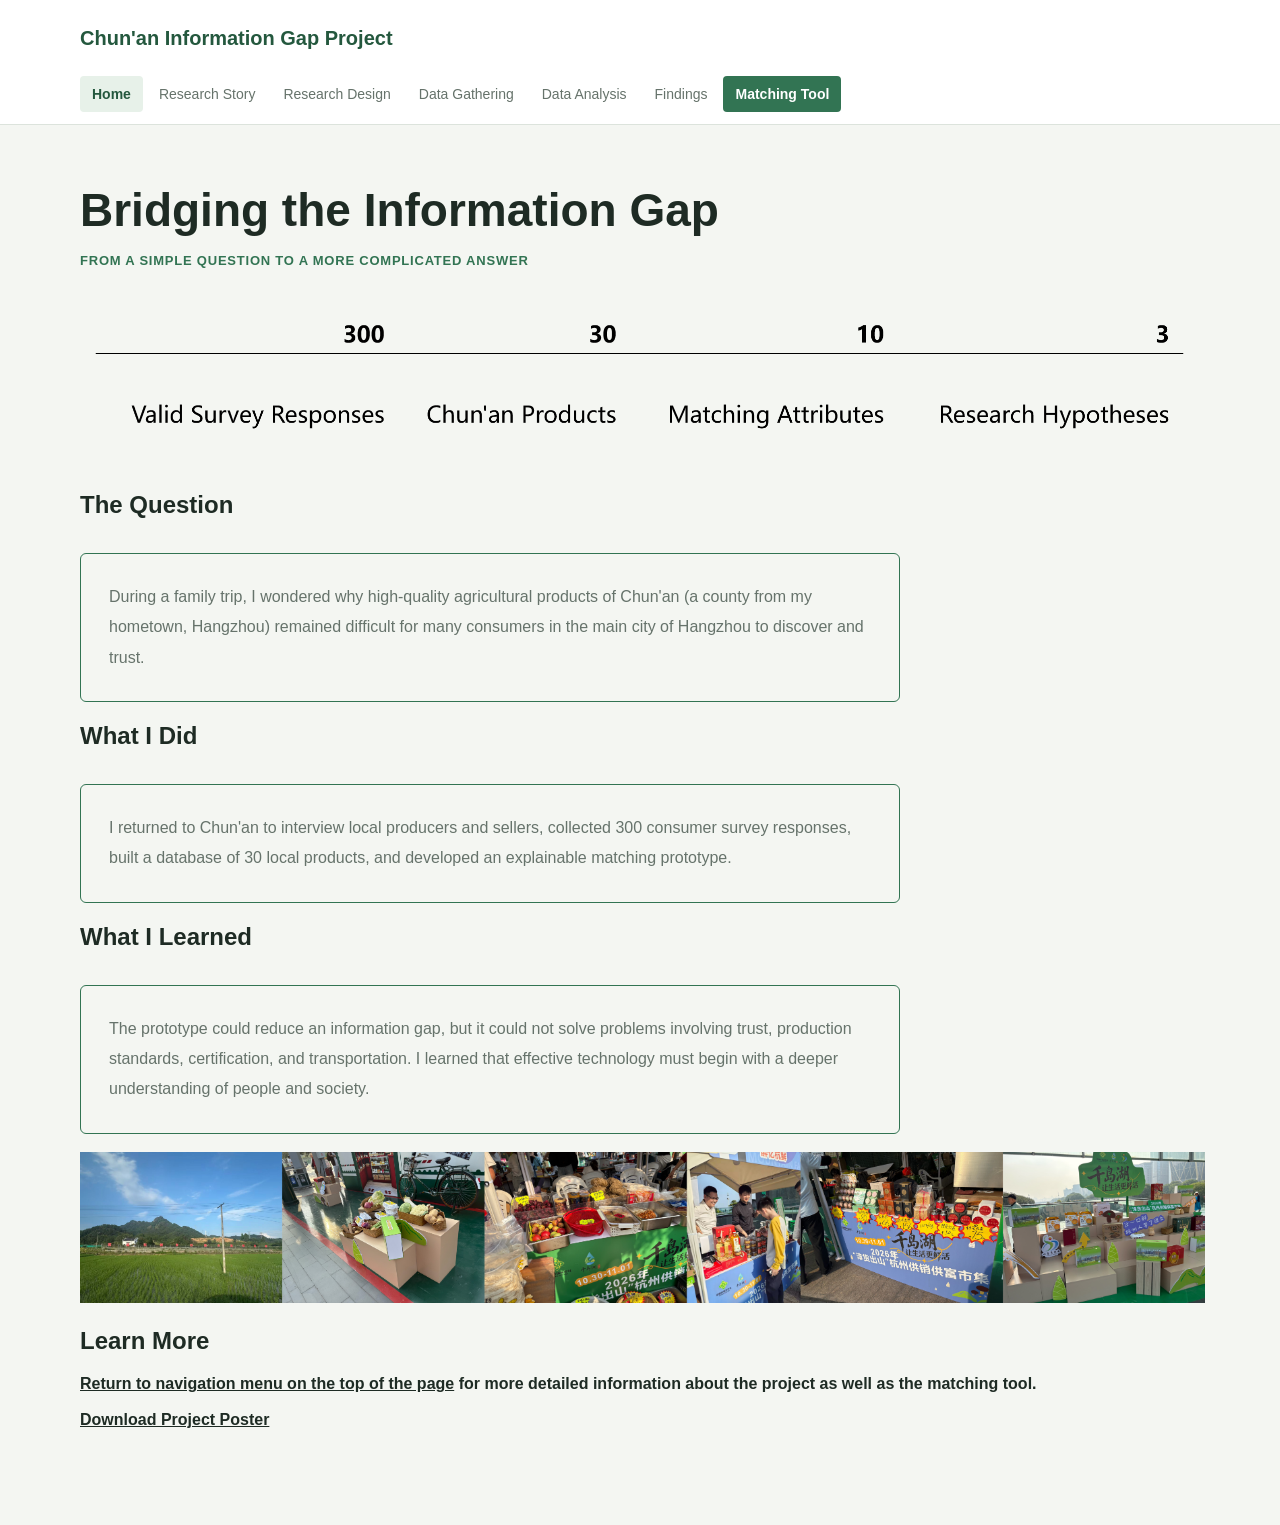
<file: index.html>
<!doctype html>
<html lang="en">
<head>
  <meta charset="utf-8">
  <meta name="viewport" content="width=device-width, initial-scale=1">
  <meta name="theme-color" content="#f4f6f2">
  <title>Chun'an Information Gap Project | Project Overview</title>
  <link rel="stylesheet" href="site.css">
</head>
<body>
  <header class="site-header">
    <div class="header-inner">
      <div class="brand-row"><a class="brand" href="index.html">Chun'an Information Gap Project</a></div>
      <nav class="main-nav" aria-label="Main navigation">
        <a href="index.html" aria-current="page">Home</a>
        <a href="story.html">Research Story</a>
        <a href="design.html">Research Design</a>
        <a href="data.html">Data Gathering</a>
        <a href="analysis.html">Data Analysis</a>
        <a href="findings.html">Findings</a>
        <a href="match.html">Matching Tool</a>
      </nav>
    </div>
  </header>
  <main class="page">
    <h1>Bridging the Information Gap</h1>
    <p class="eyebrow"><br/>From a Simple Question to a More Complicated Answer</p>
    <img src="./images/Data Table.png" style="width:1125px; float:middle">
    <h2>The Question</h2>
    <section class="content-card">
      <p>During a family trip, I wondered why high-quality agricultural products of Chun'an (a county from my hometown, Hangzhou) remained difficult for many consumers in the main city of Hangzhou to discover and trust.</p>
    </section>
    <h2>What I Did</h2>
    <section class="content-card">
      <p>I returned to Chun'an to interview local producers and sellers, collected 300 consumer survey responses, built a database of 30 local products, and developed an explainable matching prototype.</p>
    </section>
    <h2>What I Learned</h2>
    <section class="content-card">
      <p>The prototype could reduce an information gap, but it could not solve problems involving trust, production standards, certification, and transportation. I learned that effective technology must begin with a deeper understanding of people and society.</p>
    </section>
    <br/>
    <img src = "./images/Chun'an picture.jpg" style="width:1125px; float:middle">
    <h2>Learn More</h2>
    <p><b><a href="#top">Return to navigation menu on the top of the page</a> for more detailed information about the project as well as the matching tool.<br/><br/><a href="./resources/Poster.png" download>Download Project Poster</a></b></p>
  </main>
</body>
</html>
</file>
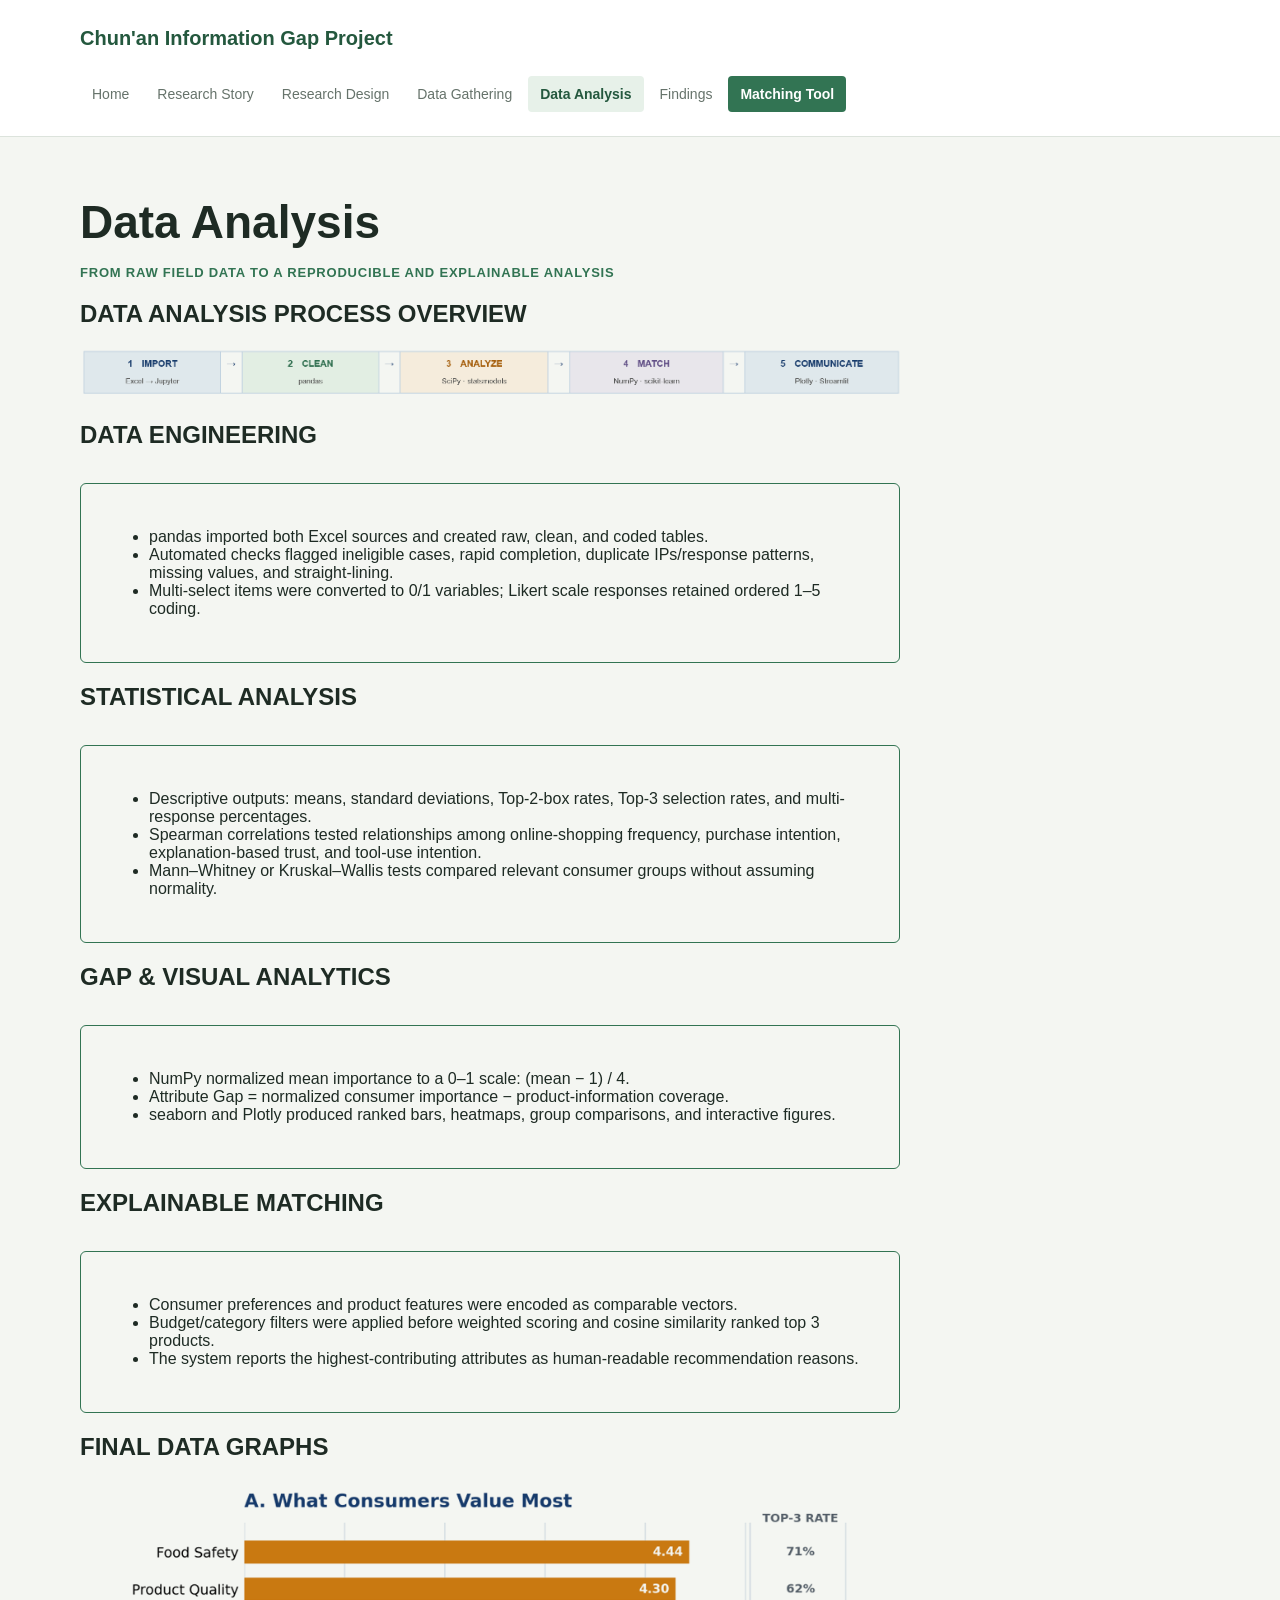
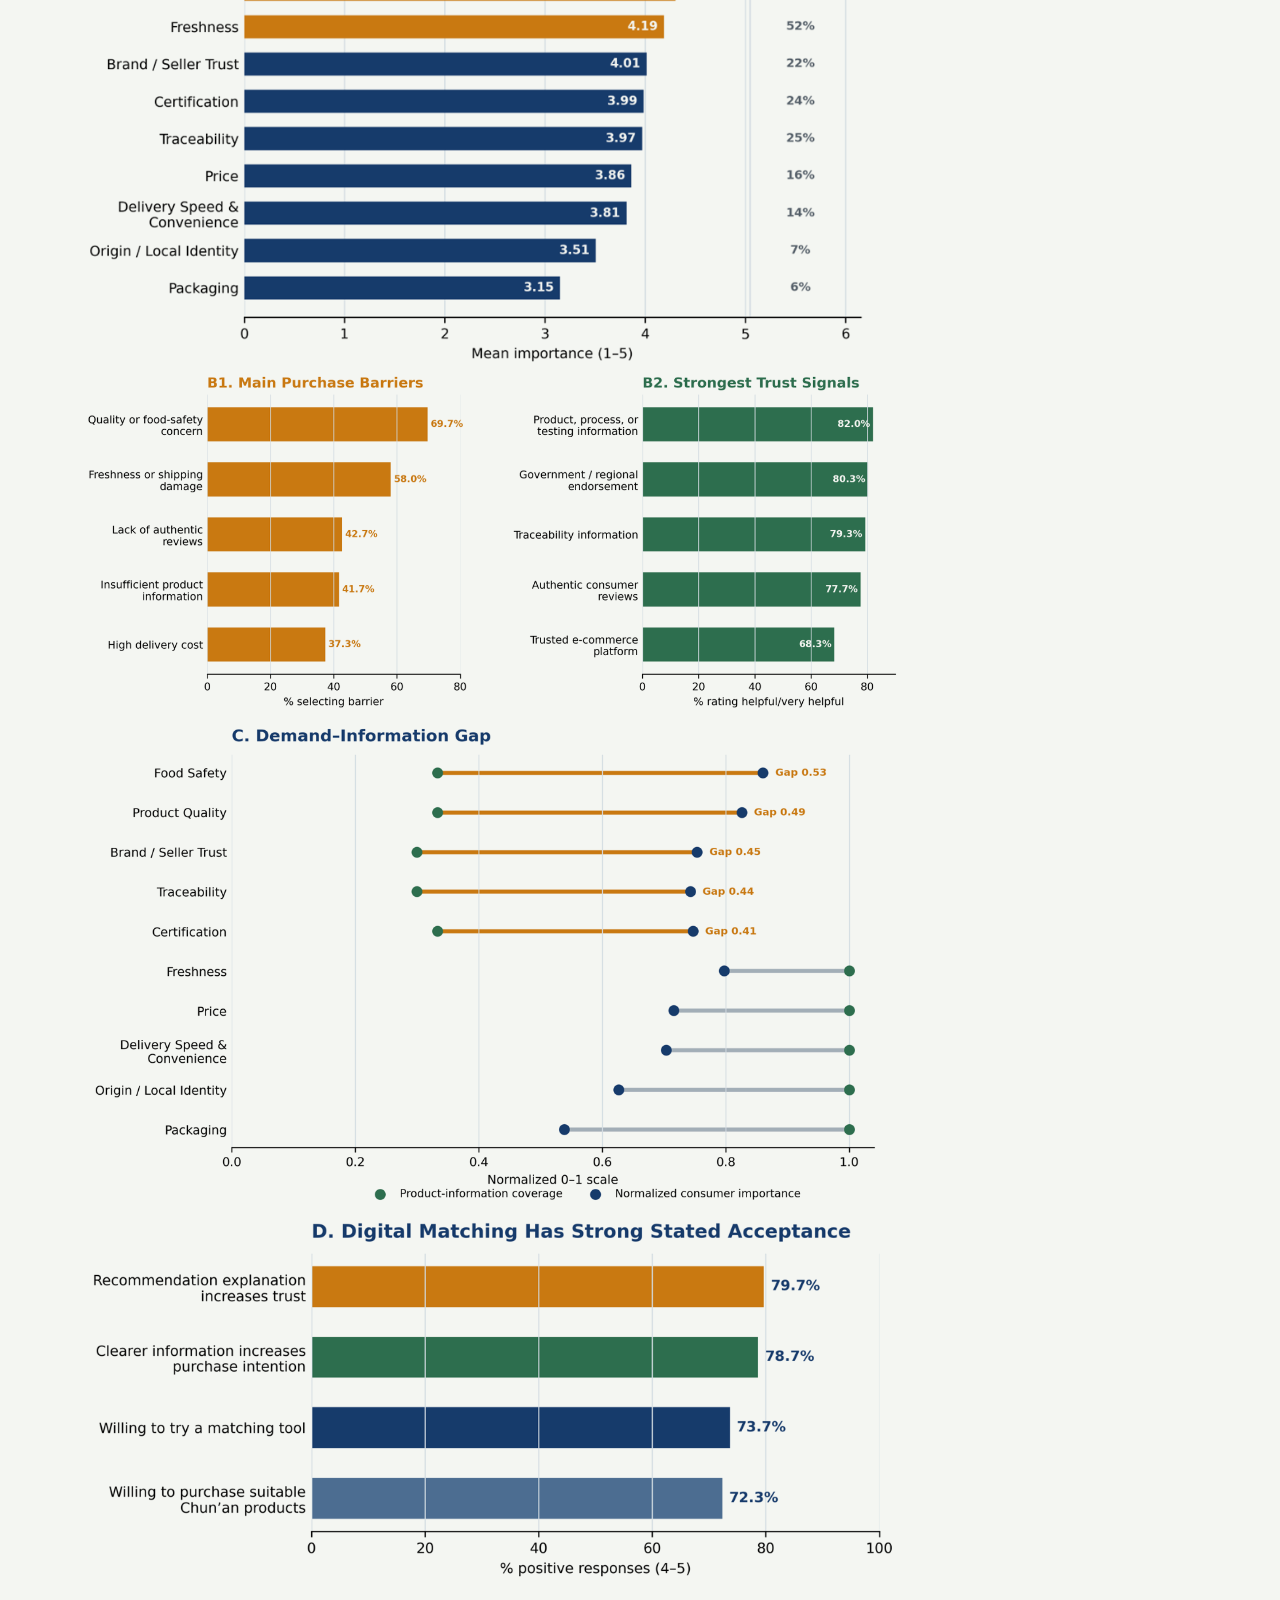
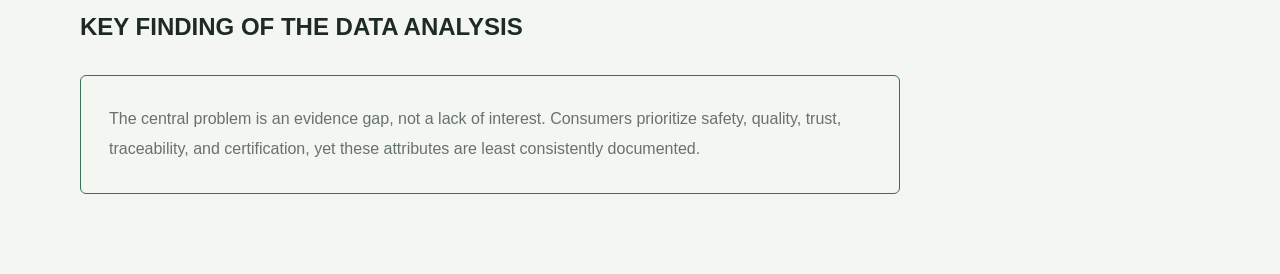
<file: analysis.html>
<!doctype html>
<html lang="en">
<head>
  <meta charset="utf-8">
  <meta name="viewport" content="width=device-width, initial-scale=1">
  <meta name="theme-color" content="#f4f6f2">
  <title>Data Analysis | Chun'an Information Gap Project</title>
  <link rel="stylesheet" href="site.css">
</head>
<body>
  <header class="site-header">
    <div class="header-inner">
      <div class="brand-row"><a class="brand" href="index.html">Chun'an Information Gap Project</a></div>
      <nav class="main-nav" aria-label="Main navigation">
        <nav class="main-nav" aria-label="Main navigation">
        <a href="index.html">Home</a>
        <a href="story.html">Research Story</a>
        <a href="design.html">Research Design</a>
        <a href="data.html">Data Gathering</a>
        <a href="analysis.html" aria-current="page">Data Analysis</a>
        <a href="findings.html">Findings</a>
        <a href="match.html">Matching Tool</a>
      </nav>
      </nav>
    </div>
  </header>
  <main class="page">
    <h1>Data Analysis</h1>
    <p class="eyebrow"><br/>From Raw Field Data to a Reproducible and Explainable Analysis</p>
    <h2>DATA ANALYSIS PROCESS OVERVIEW</h2>
    <img src="./images/Analysis Steps.png" style="width:822px; float:middle">
    <h2>DATA ENGINEERING</h2>
    <section class="content-card">
      <ul>
        <li>pandas imported both Excel sources and created raw, clean, and coded tables.</li>
        <li>Automated checks flagged ineligible cases, rapid completion, duplicate IPs/response patterns, missing values, and straight-lining.</li>
        <li>Multi-select items were converted to 0/1 variables; Likert scale responses retained ordered 1–5 coding.</li>
      </ul>
    </section>
    <h2>STATISTICAL ANALYSIS</h2>
    <section class="content-card">
      <ul>
        <li>Descriptive outputs: means, standard deviations, Top-2-box rates, Top-3 selection rates, and multi-response percentages.</li>
        <li>Spearman correlations tested relationships among online-shopping frequency, purchase intention, explanation-based trust, and tool-use intention.</li>
        <li>Mann–Whitney or Kruskal–Wallis tests compared relevant consumer groups without assuming normality.</li>
      </ul>
    </section>
    <h2>GAP & VISUAL ANALYTICS</h2>
    <section class="content-card">
      <ul>
        <li>NumPy normalized mean importance to a 0–1 scale: (mean − 1) / 4.</li>
        <li>Attribute Gap = normalized consumer importance − product-information coverage.</li>
        <li>seaborn and Plotly produced ranked bars, heatmaps, group comparisons, and interactive figures.</li>
      </ul>
    </section>
    <h2>EXPLAINABLE MATCHING</h2>
    <section class="content-card">
      <ul>
        <li>Consumer preferences and product features were encoded as comparable vectors.</li>
        <li>Budget/category filters were applied before weighted scoring and cosine similarity ranked top 3 products.</li>
        <li>The system reports the highest-contributing attributes as human-readable recommendation reasons.</li>
      </ul>
    </section>
    <h2>FINAL DATA GRAPHS</h2>
    <img src="./images/Graph A.png" style="width:822px; float:middle">
    <img src="./images/Graph B.png" style="width:822px; float:middle">
    <img src="./images/Graph C.png" style="width:822px; float:middle">
    <img src="./images/Graph D.png" style="width:822px; float:middle">
    <h2>KEY FINDING OF THE DATA ANALYSIS</h2>
    <section class="content-card"><p>The central problem is an evidence gap, not a lack of interest. Consumers prioritize safety, quality, trust, traceability, and certification, yet these attributes are least consistently documented.</p></section>
</body>
</html>
</file>
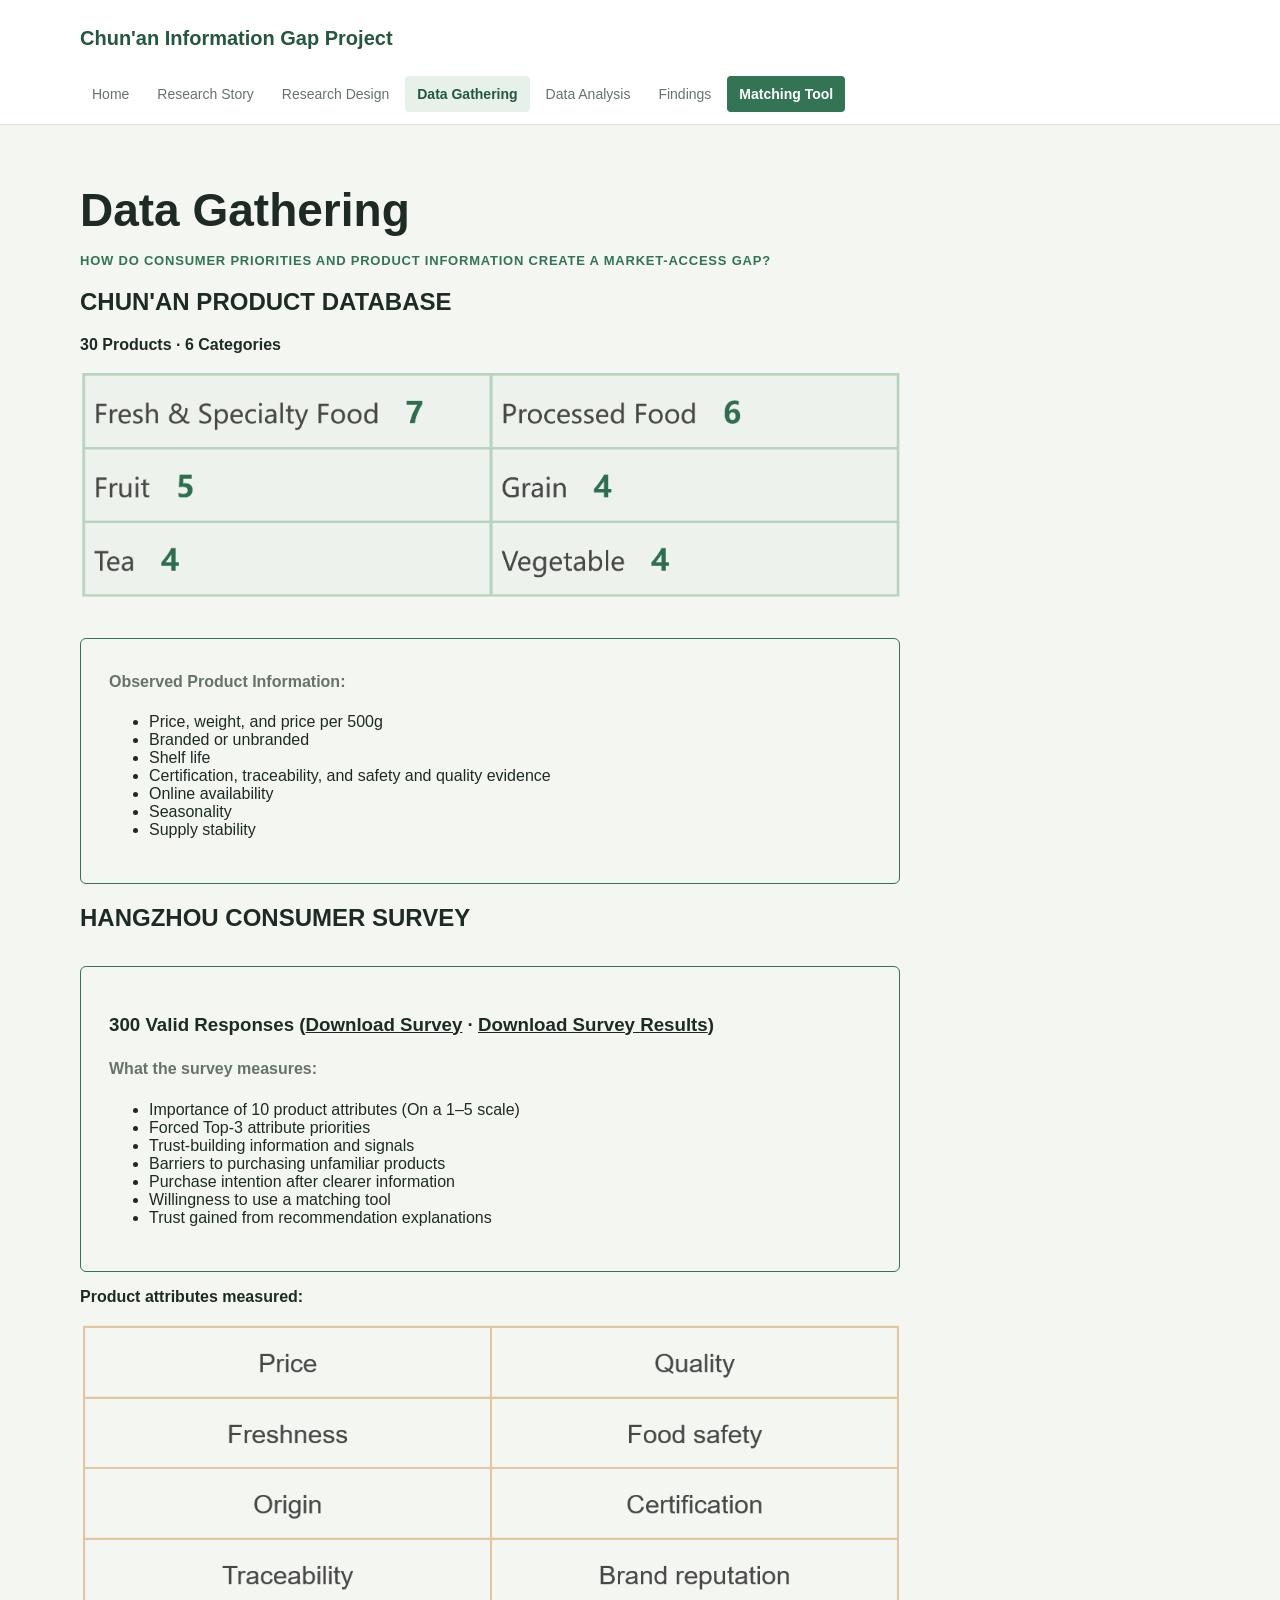
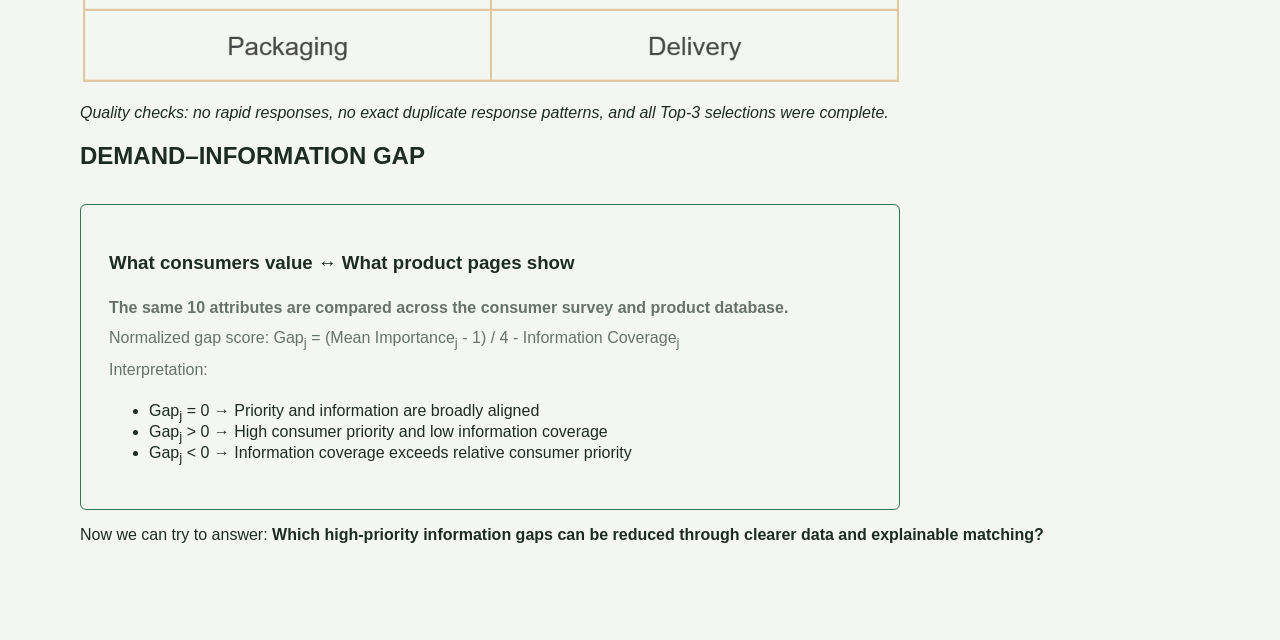
<file: data.html>
<!doctype html>
<html lang="en">
<head>
  <meta charset="utf-8">
  <meta name="viewport" content="width=device-width, initial-scale=1">
  <meta name="theme-color" content="#f4f6f2">
  <title>Data Gathering | Chun'an Information Gap Project</title>
  <link rel="stylesheet" href="site.css">
</head>
<body>
  <header class="site-header">
    <div class="header-inner">
      <div class="brand-row"><a class="brand" href="index.html">Chun'an Information Gap Project</a></div>
      <nav class="main-nav" aria-label="Main navigation">
        <a href="index.html">Home</a>
        <a href="story.html">Research Story</a>
        <a href="design.html">Research Design</a>
        <a href="data.html" aria-current="page">Data Gathering</a>
        <a href="analysis.html">Data Analysis</a>
        <a href="findings.html">Findings</a>
        <a href="match.html">Matching Tool</a>
      </nav>
    </div>
  </header>
  <main class="page">
    <h1>Data Gathering</h1>
    <p class="eyebrow"><br/>How Do Consumer Priorities and Product Information Create a Market-Access Gap?</p>
    <h2>CHUN'AN PRODUCT DATABASE</h2>
    <p><b>30 Products · 6 Categories</b></p>
    <img src="./images/Data Gathering 1.png" style="width:822px; float:middle">
    <section class="content-card"><p><b>Observed Product Information: </b></p>
    <ul>
      <li>Price, weight, and price per 500g</li>
      <li>Branded or unbranded</li>
      <li>Shelf life</li>
      <li>Certification, traceability, and safety and quality evidence</li>
      <li>Online availability</li>
      <li>Seasonality</li>
      <li>Supply stability</li>
    </ul></section>
    <h2>HANGZHOU CONSUMER SURVEY</h2>
    <section class="content-card"><h3>300 Valid Responses (<a href="./resources/Chunan_Consumer_Survey_Bilingual_CN_EN.pdf" download>Download Survey</a> · <a href="./resources/Chunan_Consumer_Survey_Results.xlsx" download>Download Survey Results</a>)</h3><p><b>What the survey measures:</b></p>
      <ul>
        <li>Importance of 10 product attributes (On a 1–5 scale)</li>
        <li>Forced Top-3 attribute priorities</li>
        <li>Trust-building information and signals</li>
        <li>Barriers to purchasing unfamiliar products</li>
        <li>Purchase intention after clearer information</li>
        <li>Willingness to use a matching tool</li>
        <li>Trust gained from recommendation explanations</li>
      </ul>
    </section>
    <p><b>Product attributes measured:</b></p>
    <img src="./images/Data Gathering 2.png" style="width:822px; float:middle">
    <p><i>Quality checks: no rapid responses, no exact duplicate response patterns, and all Top-3 selections were complete.</i></p>
    <h2>DEMAND–INFORMATION GAP</h2>
    <section class="content-card"><h3>What consumers value  ↔  What product pages show</h3><p><b>The same 10 attributes are compared across the consumer survey and product database.</b><br/>Normalized gap score: Gap<sub>j</sub> = (Mean Importance<sub>j</sub> - 1) / 4 - Information Coverage<sub>j</sub><br/>Interpretation:</p>
    <ul>
      <li>Gap<sub>j</sub> = 0 → Priority and information are broadly aligned</li>
      <li>Gap<sub>j</sub> > 0 → High consumer priority and low information coverage</li>
      <li>Gap<sub>j</sub> < 0 → Information coverage exceeds relative consumer priority</li>
    </section>
    <p>Now we can try to answer: <b>Which high-priority information gaps can be reduced through clearer data and explainable matching?</b></p>
  </main>
</body>
</html>
</file>
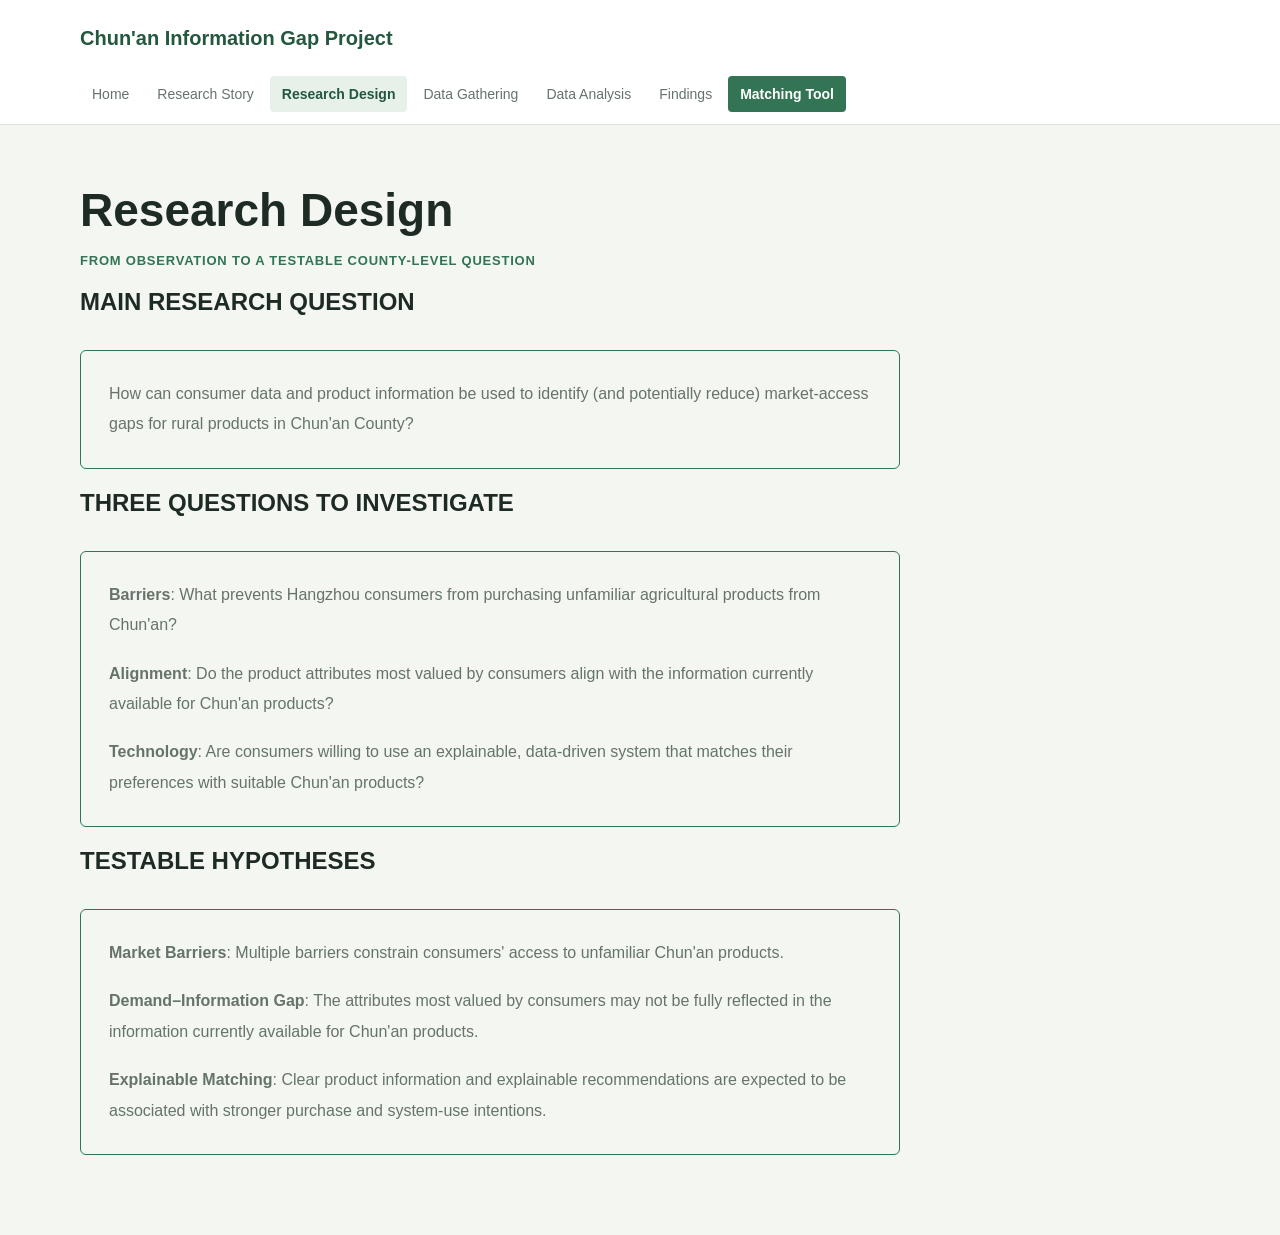
<file: design.html>
<!doctype html>
<html lang="en">
<head>
  <meta charset="utf-8">
  <meta name="viewport" content="width=device-width, initial-scale=1">
  <meta name="theme-color" content="#f4f6f2">
  <title>Research Design | Chun'an Information Gap Project</title>
  <link rel="stylesheet" href="site.css">
</head>
<body>
  <header class="site-header">
    <div class="header-inner">
      <div class="brand-row"><a class="brand" href="index.html">Chun'an Information Gap Project</a></div>
      <nav class="main-nav" aria-label="Main navigation">
        <a href="index.html">Home</a>
        <a href="story.html">Research Story</a>
        <a href="design.html" aria-current="page">Research Design</a>
        <a href="data.html">Data Gathering</a>
        <a href="analysis.html">Data Analysis</a>
        <a href="findings.html">Findings</a>
        <a href="match.html">Matching Tool</a>
      </nav>
    </div>
  </header>
  <main class="page">
    <h1>Research Design</h1>
    <p class="eyebrow"><br/>From Observation to a Testable County-Level Question</p>
    <h2>MAIN RESEARCH QUESTION</h2>
    <section class="content-card">
      <p>How can consumer data and product information be used to identify (and potentially reduce) market-access gaps for rural products in Chun'an County?</p>
    </section>
    <h2>THREE QUESTIONS TO INVESTIGATE</h2>
    <section class="content-card">
      <p><b>Barriers</b>: What prevents Hangzhou consumers from purchasing unfamiliar agricultural products from Chun'an?</p><br/>
      <p><b>Alignment</b>: Do the product attributes most valued by consumers align with the information currently available for Chun'an products?</p><br/>
      <p><b>Technology</b>: Are consumers willing to use an explainable, data-driven system that matches their preferences with suitable Chun'an products?</p>
    </section>
    <h2>TESTABLE HYPOTHESES</h2>
    <section class="content-card">
      <p><b>Market Barriers</b>: Multiple barriers constrain consumers' access to unfamiliar Chun'an products.</p><br/>
      <p><b>Demand–Information Gap</b>: The attributes most valued by consumers may not be fully reflected in the information currently available for Chun'an products.</p><br/>
      <p><b>Explainable Matching</b>: Clear product information and explainable recommendations are expected to be associated with stronger purchase and system-use intentions.</p>
    </section>
  </main>
</body>
</html>
</file>
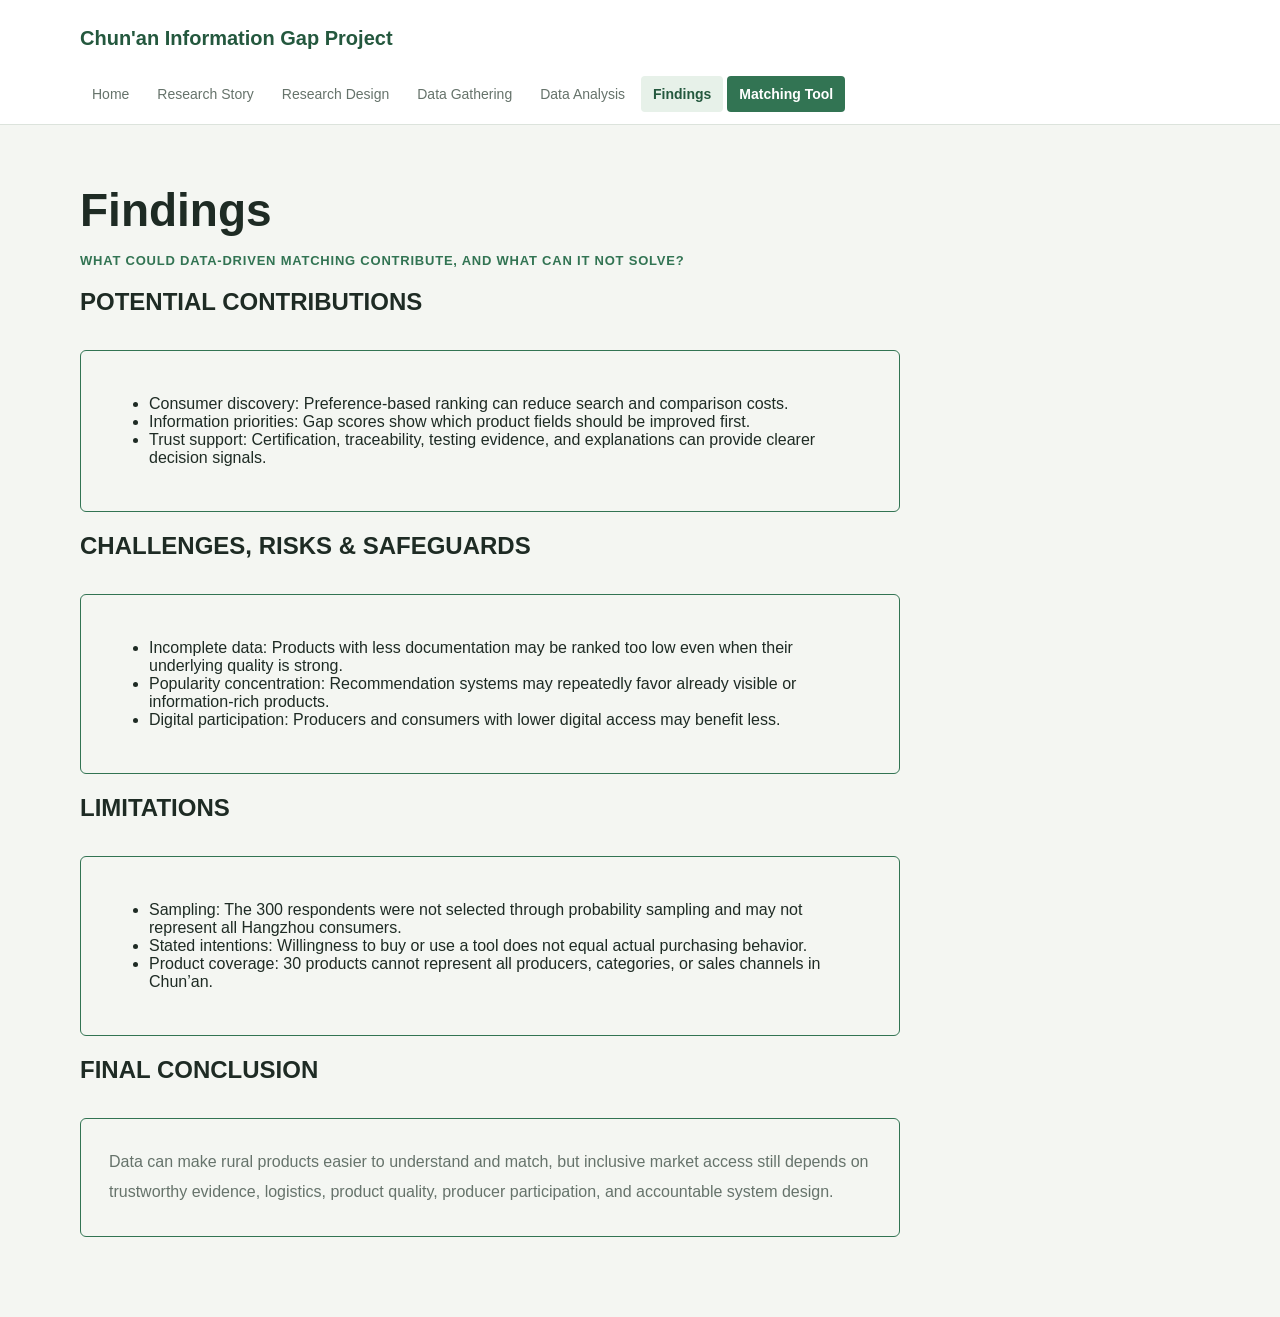
<file: findings.html>
<!doctype html>
<html lang="en">
<head>
  <meta charset="utf-8">
  <meta name="viewport" content="width=device-width, initial-scale=1">
  <meta name="theme-color" content="#f4f6f2">
  <title>Findings | Chun'an Information Gap Project</title>
  <link rel="stylesheet" href="site.css">
</head>
<body>
  <header class="site-header">
    <div class="header-inner">
      <div class="brand-row"><a class="brand" href="index.html">Chun'an Information Gap Project</a></div>
      <nav class="main-nav" aria-label="Main navigation">
        <a href="index.html">Home</a>
        <a href="story.html">Research Story</a>
        <a href="design.html">Research Design</a>
        <a href="data.html">Data Gathering</a>
        <a href="analysis.html">Data Analysis</a>
        <a href="findings.html" aria-current="page">Findings</a>
        <a href="match.html">Matching Tool</a>
      </nav>
    </div>
  </header>
  <main class="page">
    <h1>Findings</h1>
    <p class="eyebrow"><br/>What Could Data-Driven Matching Contribute, and What Can It Not Solve?<br/></p>
    <h2>POTENTIAL CONTRIBUTIONS</h2>
    <section class="content-card">
      <ul>
        <li>Consumer discovery: Preference-based ranking can reduce search and comparison costs.</li>
        <li>Information priorities: Gap scores show which product fields should be improved first.</li>
        <li>Trust support: Certification, traceability, testing evidence, and explanations can provide clearer decision signals.</li>
      </ul></section>
    <h2>CHALLENGES, RISKS & SAFEGUARDS</h2>
    <section class="content-card">
      <ul>
        <li>Incomplete data: Products with less documentation may be ranked too low even when their underlying quality is strong.</li>
        <li>Popularity concentration: Recommendation systems may repeatedly favor already visible or information-rich products.</li>
        <li>Digital participation: Producers and consumers with lower digital access may benefit less.</li>
      </ul></section>
    <h2>LIMITATIONS</h2>
    <section class="content-card">
      <ul>
        <li>Sampling: The 300 respondents were not selected through probability sampling and may not represent all Hangzhou consumers.</li>
        <li>Stated intentions: Willingness to buy or use a tool does not equal actual purchasing behavior.</li>
        <li>Product coverage: 30 products cannot represent all producers, categories, or sales channels in Chun’an.</li>
      </ul></section>
    <h2>FINAL CONCLUSION</h2>
    <section class="content-card">
      <p>Data can make rural products easier to understand and match, but inclusive market access still depends on trustworthy evidence, logistics, product quality, producer participation, and accountable system design.</p>
  </main>
</body>
</html>
</file>
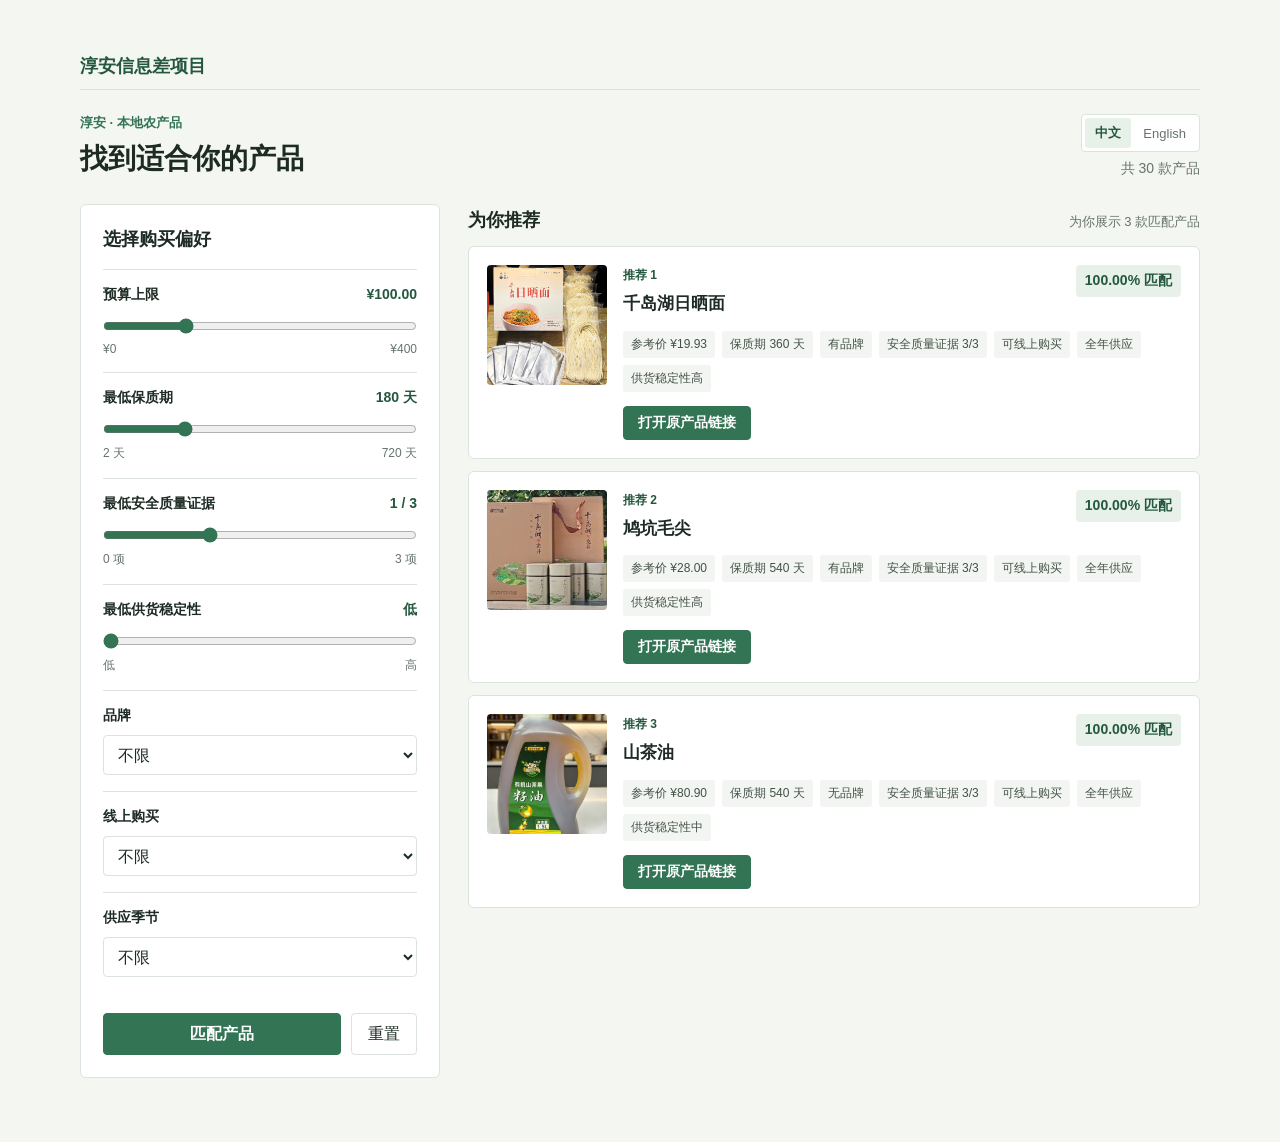
<file: match.html>
<!doctype html>
<html lang="zh-CN">
<head>
  <meta charset="utf-8">
  <meta name="viewport" content="width=device-width, initial-scale=1">
  <meta name="theme-color" content="#f4f6f2">
  <title>淳安农产品匹配</title>
  <style>
    :root {
      color-scheme: light;
      --paper: #f4f6f2;
      --surface: #ffffff;
      --ink: #1e2b24;
      --muted: #66736b;
      --line: #dce3dc;
      --accent: #327453;
      --accent-dark: #24583e;
      --accent-soft: #e7f1e9;
      --warm: #f5f0df;
      font-family: "Microsoft YaHei UI", "Microsoft YaHei", sans-serif;
    }

    * { box-sizing: border-box; }
    body { margin: 0; background: var(--paper); color: var(--ink); }
    button, input, select { font: inherit; }
    .page { width: min(1120px, calc(100% - 40px)); margin: 0 auto; padding: 42px 0 64px; }
    .brand-row { display: flex; min-height: 48px; align-items: center; margin-bottom: 24px; border-bottom: 1px solid var(--line); }
    .brand { color: var(--accent-dark); font-size: 18px; font-weight: 700; text-decoration: none; }
    .brand:focus-visible { outline: 3px solid #98c9a9; outline-offset: 2px; }
    header { display: flex; align-items: end; justify-content: space-between; gap: 24px; margin-bottom: 26px; }
    .header-meta { display: flex; flex-direction: column; align-items: flex-end; gap: 8px; }
    .language-switch { display: flex; gap: 2px; padding: 3px; background: var(--surface); border: 1px solid var(--line); border-radius: 4px; }
    .language-option { min-height: 30px; padding: 0 10px; color: var(--muted); background: transparent; border: 0; border-radius: 3px; font-size: 13px; }
    .language-option[aria-pressed="true"] { color: var(--accent-dark); background: var(--accent-soft); font-weight: 700; }
    h1 { margin: 0; font-size: 28px; font-weight: 700; letter-spacing: 0; }
    .eyebrow { margin: 0 0 8px; color: var(--accent); font-size: 13px; font-weight: 700; }
    .count { color: var(--muted); font-size: 14px; white-space: nowrap; }
    main { display: grid; grid-template-columns: minmax(290px, 360px) minmax(0, 1fr); gap: 28px; align-items: start; }
    .panel { background: var(--surface); border: 1px solid var(--line); border-radius: 6px; }
    .form-panel { padding: 22px; }
    h2 { margin: 0; font-size: 18px; font-weight: 700; }
    .form-heading { margin-bottom: 18px; }
    .field { padding: 16px 0; border-top: 1px solid var(--line); }
    .field:first-of-type { border-top: 0; }
    .field-top { display: flex; align-items: baseline; justify-content: space-between; gap: 12px; margin-bottom: 10px; }
    .field label { font-size: 14px; font-weight: 600; }
    output { color: var(--accent-dark); font-size: 14px; font-weight: 700; white-space: nowrap; }
    input[type="range"] { width: 100%; margin: 4px 0 0; accent-color: var(--accent); cursor: pointer; }
    .range-ends { display: flex; justify-content: space-between; margin-top: 4px; color: var(--muted); font-size: 12px; }
    select { width: 100%; height: 40px; padding: 0 10px; color: var(--ink); background: var(--surface); border: 1px solid var(--line); border-radius: 4px; }
    select:focus-visible, input:focus-visible, button:focus-visible { outline: 3px solid #98c9a9; outline-offset: 2px; }
    .actions { display: flex; gap: 10px; margin-top: 20px; }
    button { min-height: 42px; padding: 0 16px; border: 1px solid var(--line); border-radius: 4px; cursor: pointer; }
    .primary { flex: 1; color: #fff; background: var(--accent); border-color: var(--accent); font-weight: 700; }
    .primary:hover { background: var(--accent-dark); }
    .secondary { color: var(--ink); background: #fff; }
    .secondary:hover { background: var(--paper); }
    .results-section { min-width: 0; }
    .results-heading { display: flex; align-items: baseline; justify-content: space-between; gap: 16px; margin: 4px 0 14px; }
    .results-heading p { margin: 0; color: var(--muted); font-size: 13px; }
    #results { display: grid; gap: 12px; }
    .product { display: grid; grid-template-columns: 120px minmax(0, 1fr); gap: 16px; padding: 18px; background: var(--surface); border: 1px solid var(--line); border-radius: 6px; }
    .product-image { display: block; width: 120px; height: 120px; object-fit: cover; background: var(--paper); border-radius: 4px; }
    .product-content { min-width: 0; }
    .product-top { display: flex; align-items: start; justify-content: space-between; gap: 16px; }
    .rank { display: inline-block; margin-bottom: 8px; color: var(--accent-dark); font-size: 12px; font-weight: 700; }
    .product h3 { margin: 0; font-size: 17px; line-height: 1.45; }
    .score { min-width: 78px; padding: 7px 9px; color: var(--accent-dark); background: var(--accent-soft); border-radius: 4px; text-align: center; font-size: 14px; font-weight: 700; white-space: nowrap; }
    .facts { display: flex; flex-wrap: wrap; gap: 7px; margin-top: 14px; }
    .fact { padding: 5px 8px; color: #435148; background: #f2f5f1; border-radius: 3px; font-size: 12px; }
    .product-actions { display: flex; flex-wrap: wrap; align-items: center; gap: 10px; margin-top: 14px; }
    .purchase { display: inline-flex; align-items: center; justify-content: center; min-height: 34px; padding: 0 14px; color: #fff; background: var(--accent); border: 1px solid var(--accent); border-radius: 4px; font-size: 14px; font-weight: 700; text-decoration: none; cursor: pointer; }
    .purchase:hover { background: var(--accent-dark); }
    .purchase-note { color: var(--muted); font-size: 12px; overflow-wrap: anywhere; }
    .purchase-fallback { width: min(100%, 420px); min-width: 0; min-height: 54px; padding: 7px 8px; color: var(--ink); background: var(--surface); border: 1px solid var(--line); border-radius: 4px; font: inherit; font-size: 12px; overflow-wrap: anywhere; resize: vertical; }
    .no-purchase { color: var(--muted); font-size: 13px; }
    .empty { padding: 32px 20px; color: var(--muted); background: var(--surface); border: 1px dashed var(--line); border-radius: 6px; text-align: center; }
    .error { padding: 14px; color: #8c352d; background: #fff0ed; border: 1px solid #efc9c2; border-radius: 4px; }

    @media (max-width: 760px) {
      .page { width: min(100% - 28px, 560px); padding: 28px 0 44px; }
      header { align-items: start; flex-direction: column; gap: 8px; margin-bottom: 20px; }
      .header-meta { width: 100%; flex-direction: row; justify-content: space-between; align-items: center; }
      h1 { font-size: 24px; }
      main { grid-template-columns: 1fr; gap: 24px; }
      .form-panel { padding: 18px; }
      .results-heading { align-items: start; flex-direction: column; gap: 5px; }
      .product { grid-template-columns: 88px minmax(0, 1fr); gap: 12px; padding: 14px; }
      .product-image { width: 88px; height: 88px; }
      .product-top { gap: 8px; }
      .score { min-width: 78px; padding: 6px; font-size: 12px; }
    }
  </style>
</head>
<body>
  <div class="page">
    <div class="brand-row"><a class="brand" href="index.html" data-i18n="projectTitle">Chun'an Information Gap Project</a></div>
    <header>
      <div>
        <p class="eyebrow" data-i18n="eyebrow">淳安 · 本地农产品</p>
        <h1 data-i18n="pageHeading">找到适合你的产品</h1>
      </div>
      <div class="header-meta">
        <div class="language-switch" role="group" aria-label="语言">
          <button class="language-option" type="button" data-language="zh" aria-pressed="true">中文</button>
          <button class="language-option" type="button" data-language="en" aria-pressed="false">English</button>
        </div>
        <div id="product-count" class="count" aria-live="polite" data-i18n="loading">正在读取产品数据…</div>
      </div>
    </header>

    <main>
      <form id="preferences" class="panel form-panel">
        <div class="form-heading"><h2 data-i18n="formHeading">选择购买偏好</h2></div>

        <div class="field">
          <div class="field-top"><label for="price" data-i18n="priceLabel">预算上限</label><output id="price-value" for="price"></output></div>
          <input id="price" name="price" type="range" min="0" max="400" step="0.01" value="100">
          <div class="range-ends"><span>¥0</span><span>¥400</span></div>
        </div>

        <div class="field">
          <div class="field-top"><label for="shelf-life" data-i18n="shelfLifeLabel">最低保质期</label><output id="shelf-life-value" for="shelf-life"></output></div>
          <input id="shelf-life" name="shelf_life" type="range" min="2" max="720" step="1" value="180">
          <div class="range-ends"><span data-i18n="shelfLifeMin">2 天</span><span data-i18n="shelfLifeMax">720 天</span></div>
        </div>

        <div class="field">
          <div class="field-top"><label for="safety-quality" data-i18n="safetyQualityLabel">最低安全质量证据</label><output id="safety-quality-value" for="safety-quality"></output></div>
          <input id="safety-quality" name="safety_quality" type="range" min="0" max="3" step="1" value="1">
          <div class="range-ends"><span data-i18n="evidenceMin">0 项</span><span data-i18n="evidenceMax">3 项</span></div>
        </div>

        <div class="field">
          <div class="field-top"><label for="supply-stability" data-i18n="supplyStabilityLabel">最低供货稳定性</label><output id="supply-stability-value" for="supply-stability"></output></div>
          <input id="supply-stability" name="supply_stability" type="range" min="1" max="3" step="1" value="1">
          <div class="range-ends"><span data-i18n="low">低</span><span data-i18n="high">高</span></div>
        </div>

        <div class="field">
          <div class="field-top"><label for="branded" data-i18n="brandLabel">品牌</label></div>
          <select id="branded" name="branded">
            <option value="any" data-i18n="any">不限</option>
            <option value="1" data-i18n="branded">有品牌</option>
            <option value="0" data-i18n="unbranded">无品牌</option>
          </select>
        </div>

        <div class="field">
          <div class="field-top"><label for="online-availability" data-i18n="onlineLabel">线上购买</label></div>
          <select id="online-availability" name="online_availability">
            <option value="any" data-i18n="any">不限</option>
            <option value="1" data-i18n="onlineYes">可线上购买</option>
            <option value="0" data-i18n="onlineNo">未列出线上渠道</option>
          </select>
        </div>

        <div class="field">
          <div class="field-top"><label for="seasonality" data-i18n="seasonLabel">供应季节</label></div>
          <select id="seasonality" name="seasonality">
            <option value="any" data-i18n="any">不限</option>
            <option value="0" data-i18n="yearRound">全年供应</option>
            <option value="1" data-i18n="seasonal">季节性供应</option>
          </select>
        </div>

        <div class="actions">
          <button class="primary" type="submit" data-i18n="matchButton">匹配产品</button>
          <button class="secondary" id="reset" type="reset" data-i18n="resetButton">重置</button>
        </div>
      </form>

      <section class="results-section" aria-labelledby="results-title">
        <div class="results-heading">
          <h2 id="results-title" data-i18n="resultsHeading">为你推荐</h2>
          <p id="result-summary" aria-live="polite" data-i18n="adjustToMatch">调整偏好后开始匹配</p>
        </div>
        <div id="results" aria-live="polite">
          <div class="empty" data-i18n="loading">正在读取产品数据…</div>
        </div>
      </section>
    </main>
  </div>

  <script>
    const form = document.querySelector('#preferences');
    const results = document.querySelector('#results');
    const summary = document.querySelector('#result-summary');
    const productCount = document.querySelector('#product-count');
    const translations = {
      zh: {
        pageTitle: '淳安农产品匹配', languageLabel: '语言', productCount: count => `共 ${count} 款产品`,
        static: {
          projectTitle: '淳安信息差项目', eyebrow: '淳安 · 本地农产品', pageHeading: '找到适合你的产品', loading: '正在读取产品数据…',
          formHeading: '选择购买偏好', priceLabel: '预算上限', shelfLifeLabel: '最低保质期',
          shelfLifeMin: '2 天', shelfLifeMax: '720 天', safetyQualityLabel: '最低安全质量证据',
          evidenceMin: '0 项', evidenceMax: '3 项', supplyStabilityLabel: '最低供货稳定性',
          low: '低', high: '高', brandLabel: '品牌', any: '不限', branded: '有品牌', unbranded: '无品牌',
          onlineLabel: '线上购买', onlineYes: '可线上购买', onlineNo: '未列出线上渠道',
          seasonLabel: '供应季节', yearRound: '全年供应', seasonal: '季节性供应',
          matchButton: '匹配产品', resetButton: '重置', resultsHeading: '为你推荐', adjustToMatch: '调整偏好后开始匹配'
        },
        supplyLabels: { 1: '低', 2: '中', 3: '高' },
        priceValue: value => `¥${Number(value).toFixed(2)}`, shelfLifeValue: value => `${value} 天`,
        qualityValue: value => `${value} / 3`, rank: index => `推荐 ${index + 1}`,
        score: value => `${value.toFixed(2)}% 匹配`, summary: count => `为你展示 ${count} 款匹配产品`,
        facts: {
          price: value => `参考价 ¥${Number(value).toFixed(2)}`, shelfLife: value => `保质期 ${value} 天`,
          branded: value => value ? '有品牌' : '无品牌', quality: value => `安全质量证据 ${value}/3`,
          online: value => value ? '可线上购买' : '未列出线上渠道',
          seasonal: value => value ? '季节性供应' : '全年供应',
          supply: value => `供货稳定性${translations.zh.supplyLabels[value]}`
        },
        buy: '打开原产品链接', copied: '已复制微信小店链接，可粘贴至微信打开。',
        copyUnavailable: '无法自动复制，请复制下方链接到微信打开：',
        wechatLinkLabel: '微信小店购买链接', noPurchase: '暂无购买链接', loadError: '产品数据暂不可用'
      },
      en: {
        pageTitle: 'Chun’an Product Match', languageLabel: 'Language', productCount: count => `${count} products`,
        static: {
          projectTitle: "Chun'an Information Gap Project", eyebrow: 'CHUN’AN · LOCAL PRODUCE', pageHeading: 'Find products for you', loading: 'Loading products…',
          formHeading: 'Your preferences', priceLabel: 'Maximum budget', shelfLifeLabel: 'Minimum shelf life',
          shelfLifeMin: '2 days', shelfLifeMax: '720 days', safetyQualityLabel: 'Minimum safety and quality evidence',
          evidenceMin: '0 items', evidenceMax: '3 items', supplyStabilityLabel: 'Minimum supply stability',
          low: 'Low', high: 'High', brandLabel: 'Brand', any: 'Any', branded: 'Branded', unbranded: 'Unbranded',
          onlineLabel: 'Online availability', onlineYes: 'Available online', onlineNo: 'No online listing',
          seasonLabel: 'Supply season', yearRound: 'Year-round', seasonal: 'Seasonal',
          matchButton: 'Find matches', resetButton: 'Reset', resultsHeading: 'Recommended for you',
          adjustToMatch: 'Adjust your preferences to find matches'
        },
        supplyLabels: { 1: 'Low', 2: 'Medium', 3: 'High' },
        priceValue: value => `¥${Number(value).toFixed(2)}`, shelfLifeValue: value => `${value} days`,
        qualityValue: value => `${value} / 3`, rank: index => `Match ${index + 1}`,
        score: value => `${value.toFixed(2)}% match`, summary: count => `Showing ${count} matching products`,
        facts: {
          price: value => `Price ¥${Number(value).toFixed(2)}`, shelfLife: value => `Shelf life: ${value} days`,
          branded: value => value ? 'Branded' : 'Unbranded', quality: value => `Safety and quality evidence: ${value}/3`,
          online: value => value ? 'Available online' : 'No online listing',
          seasonal: value => value ? 'Seasonal supply' : 'Year-round supply',
          supply: value => `Supply stability: ${translations.en.supplyLabels[value]}`
        },
        buy: 'View Original Listing', copied: 'WeChat link copied. Paste it into WeChat to open.',
        copyUnavailable: 'Copy the link below and open it in WeChat:',
        wechatLinkLabel: 'WeChat purchase link', noPurchase: 'No purchase link available',
        loadError: 'Product data is unavailable'
      }
    };
    let language = 'zh';
    let products = [];

    const controls = {
      price: document.querySelector('#price'),
      shelf_life: document.querySelector('#shelf-life'),
      safety_quality: document.querySelector('#safety-quality'),
      supply_stability: document.querySelector('#supply-stability')
    };

    function updateOutputs() {
      const copy = translations[language];
      document.querySelector('#price-value').textContent = copy.priceValue(controls.price.value);
      document.querySelector('#shelf-life-value').textContent = copy.shelfLifeValue(controls.shelf_life.value);
      document.querySelector('#safety-quality-value').textContent = copy.qualityValue(controls.safety_quality.value);
      document.querySelector('#supply-stability-value').textContent = copy.supplyLabels[controls.supply_stability.value];
    }

    function setLanguage(nextLanguage) {
      language = nextLanguage;
      const copy = translations[language];
      document.documentElement.lang = language === 'zh' ? 'zh-CN' : 'en';
      document.title = copy.pageTitle;
      document.querySelector('.language-switch').setAttribute('aria-label', copy.languageLabel);
      document.querySelectorAll('[data-i18n]').forEach(element => {
        element.textContent = copy.static[element.dataset.i18n];
      });
      document.querySelectorAll('[data-language]').forEach(button => {
        button.setAttribute('aria-pressed', String(button.dataset.language === language));
      });
      updateOutputs();
      if (products.length) {
        productCount.textContent = copy.productCount(products.length);
        renderMatches();
      }
    }

    function readPreferences() {
      const data = new FormData(form);
      return {
        price: Number(data.get('price')),
        shelf_life: Number(data.get('shelf_life')),
        safety_quality: Number(data.get('safety_quality')),
        supply_stability: Number(data.get('supply_stability')),
        branded: data.get('branded'),
        online_availability: data.get('online_availability'),
        seasonality: data.get('seasonality')
      };
    }

    function scoreProduct(product, preferences) {
      const attrs = product.attributes;
      const budgetScore = preferences.price >= 400
        ? 1
        : attrs.price <= preferences.price
          ? 1
          : Math.max(0, 1 - (attrs.price - preferences.price) / Math.max(1, 400 - preferences.price));
      const minimumScore = (actual, desired) => desired === 0 ? 1 : Math.min(1, actual / desired);
      const preferenceScore = (actual, desired) => desired === 'any' || actual === Number(desired) ? 1 : 0;
      const scores = [
        budgetScore,
        minimumScore(attrs.shelf_life, preferences.shelf_life),
        minimumScore(attrs.safety_quality, preferences.safety_quality),
        minimumScore(attrs.supply_stability, preferences.supply_stability),
        preferenceScore(attrs.branded, preferences.branded),
        preferenceScore(attrs.online_availability, preferences.online_availability),
        preferenceScore(attrs.seasonality, preferences.seasonality)
      ];
      return scores.reduce((sum, score) => sum + score, 0) / scores.length * 100;
    }

    function createFact(text) {
      const fact = document.createElement('span');
      fact.className = 'fact';
      fact.textContent = text;
      return fact;
    }

    function renderMatches() {
      if (!products.length) return;
      const matches = products
        .map(product => ({ product, score: scoreProduct(product, readPreferences()) }))
        .sort((a, b) => b.score - a.score || a.product.id.localeCompare(b.product.id))
        .slice(0, 3);

      results.replaceChildren();
      const copy = translations[language];
      summary.textContent = copy.summary(matches.length);

      for (const [index, match] of matches.entries()) {
        const { product, score } = match;
        const attrs = product.attributes;
        const card = document.createElement('article');
        card.className = 'product';

        const image = document.createElement('img');
        image.className = 'product-image';
        image.src = `./images/product${Number(product.id.slice(1))}.png`;
        image.alt = product.name;
        image.loading = 'eager';
        image.addEventListener('error', () => {
          image.remove();
          card.style.gridTemplateColumns = '1fr';
        });

        const content = document.createElement('div');
        content.className = 'product-content';

        const top = document.createElement('div');
        top.className = 'product-top';
        const titleGroup = document.createElement('div');
        const rank = document.createElement('span');
        rank.className = 'rank';
        rank.textContent = copy.rank(index);
        const title = document.createElement('h3');
        title.textContent = language === 'zh' ? product.name : product.name_en;
        titleGroup.append(rank, title);
        const scoreLabel = document.createElement('span');
        scoreLabel.className = 'score';
        scoreLabel.textContent = copy.score(score);
        top.append(titleGroup, scoreLabel);

        const facts = document.createElement('div');
        facts.className = 'facts';
        facts.append(
          createFact(copy.facts.price(attrs.price)),
          createFact(copy.facts.shelfLife(attrs.shelf_life)),
          createFact(copy.facts.branded(attrs.branded)),
          createFact(copy.facts.quality(attrs.safety_quality)),
          createFact(copy.facts.online(attrs.online_availability)),
          createFact(copy.facts.seasonal(attrs.seasonality)),
          createFact(copy.facts.supply(attrs.supply_stability))
        );

        const actions = document.createElement('div');
        actions.className = 'product-actions';
        if (product.purchase_url && /^https?:\/\//i.test(product.purchase_url)) {
          const purchase = document.createElement('a');
          purchase.className = 'purchase';
          purchase.href = product.purchase_url;
          purchase.target = '_blank';
          purchase.rel = 'noopener noreferrer';
          purchase.textContent = copy.buy;
          actions.append(purchase);
        } else if (product.purchase_url?.startsWith('#微信小店://')) {
          const purchase = document.createElement('button');
          purchase.className = 'purchase';
          purchase.type = 'button';
          purchase.textContent = copy.buy;
          const note = document.createElement('span');
          note.className = 'purchase-note';
          purchase.addEventListener('click', async () => {
            try {
              await navigator.clipboard.writeText(product.purchase_url);
              note.textContent = translations[language].copied;
            } catch {
              note.textContent = translations[language].copyUnavailable;
              if (!actions.querySelector('.purchase-fallback')) {
                const fallback = document.createElement('textarea');
                fallback.className = 'purchase-fallback';
                fallback.rows = 2;
                fallback.value = product.purchase_url;
                fallback.readOnly = true;
                fallback.setAttribute('aria-label', translations[language].wechatLinkLabel);
                fallback.addEventListener('focus', () => fallback.select());
                actions.append(fallback);
                fallback.focus();
                fallback.select();
              }
            }
          });
          actions.append(purchase, note);
        } else {
          const unavailable = document.createElement('span');
          unavailable.className = 'no-purchase';
          unavailable.textContent = copy.noPurchase;
          actions.append(unavailable);
        }

        content.append(top, facts, actions);
        card.append(image, content);
        results.append(card);
      }
    }

    for (const control of Object.values(controls)) control.addEventListener('input', updateOutputs);
    document.querySelectorAll('[data-language]').forEach(button => {
      button.addEventListener('click', () => setLanguage(button.dataset.language));
    });
    form.addEventListener('submit', event => {
      event.preventDefault();
      renderMatches();
    });
    form.addEventListener('reset', () => requestAnimationFrame(() => {
      updateOutputs();
      if (products.length) renderMatches();
    }));

    setLanguage(language);
    fetch('./data/products.json')
      .then(response => {
        if (!response.ok) throw new Error('Product data request failed');
        return response.json();
      })
      .then(data => {
        products = data;
        productCount.textContent = translations[language].productCount(products.length);
        renderMatches();
      })
      .catch(() => {
        productCount.textContent = translations[language].loadError;
        summary.textContent = '';
        results.innerHTML = `<div class="error">${translations[language].loadError}</div>`;
      });
  </script>
</body>
</html>
</file>
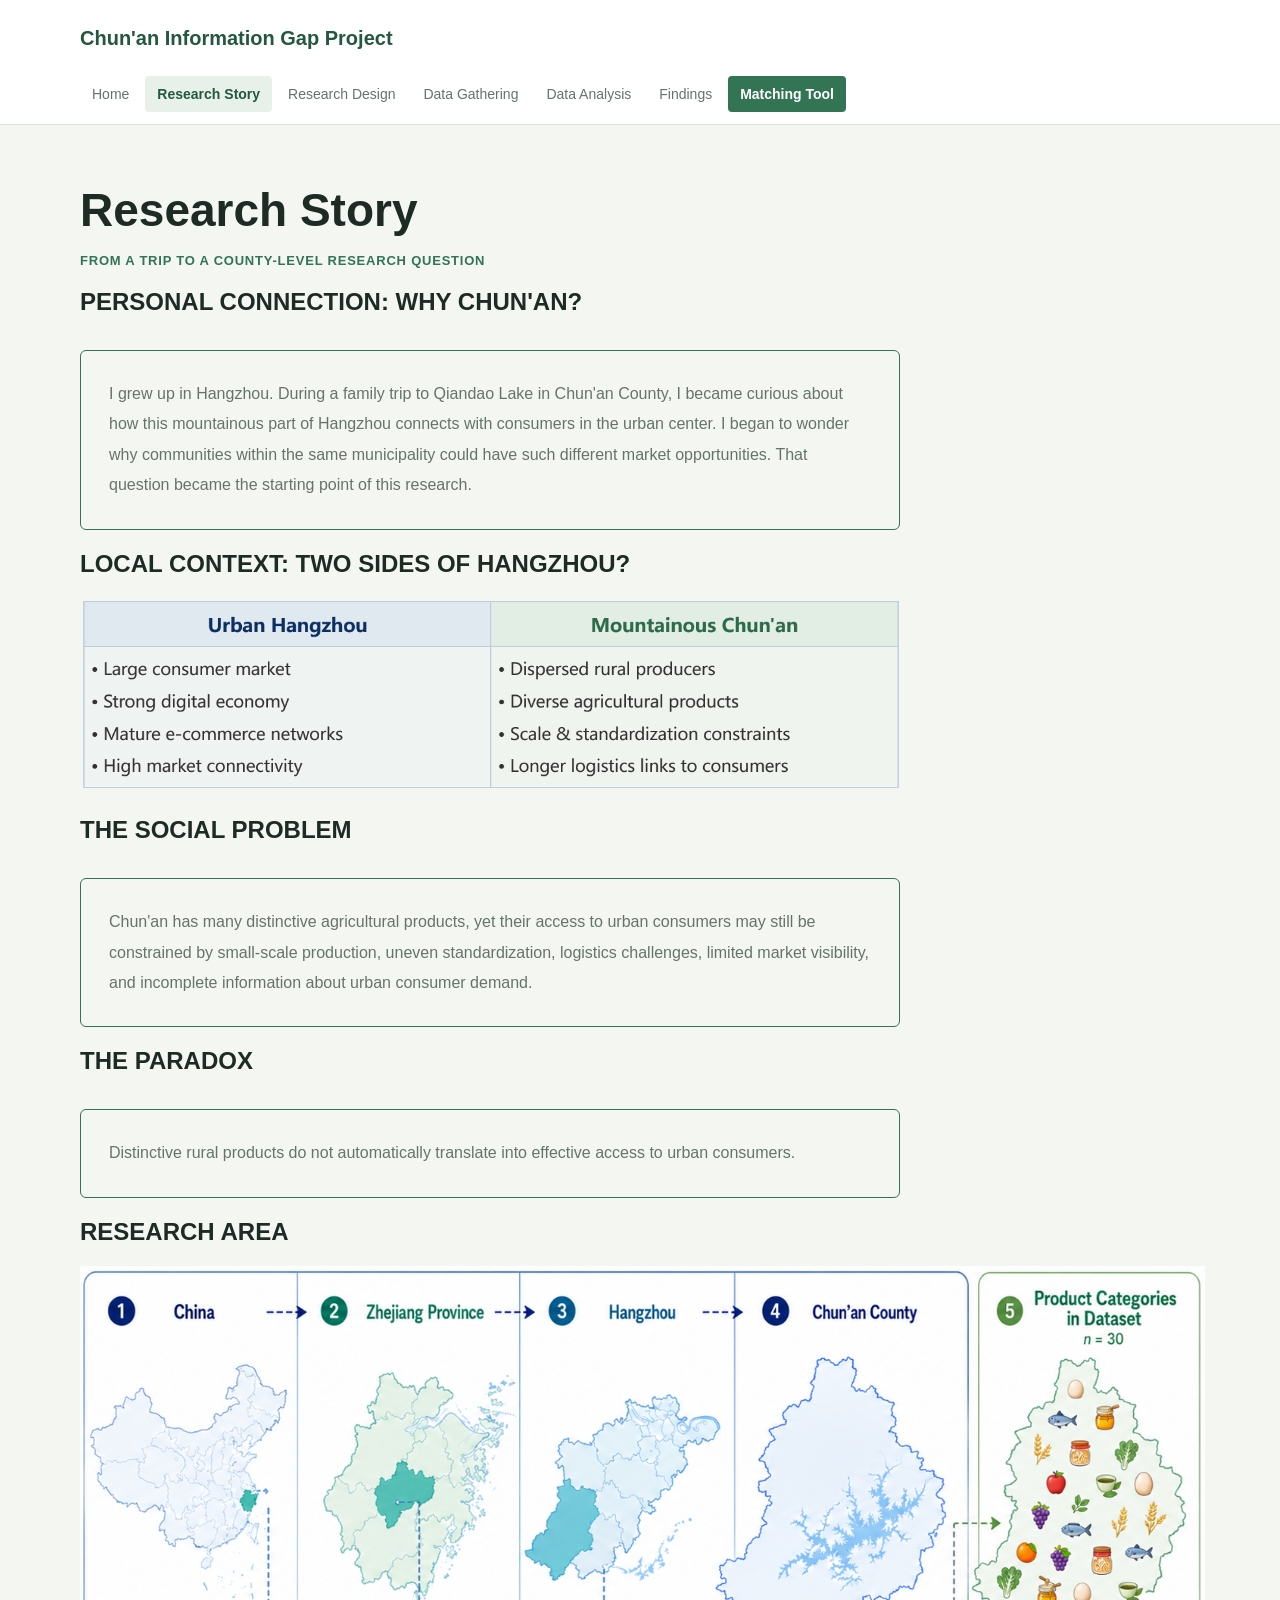
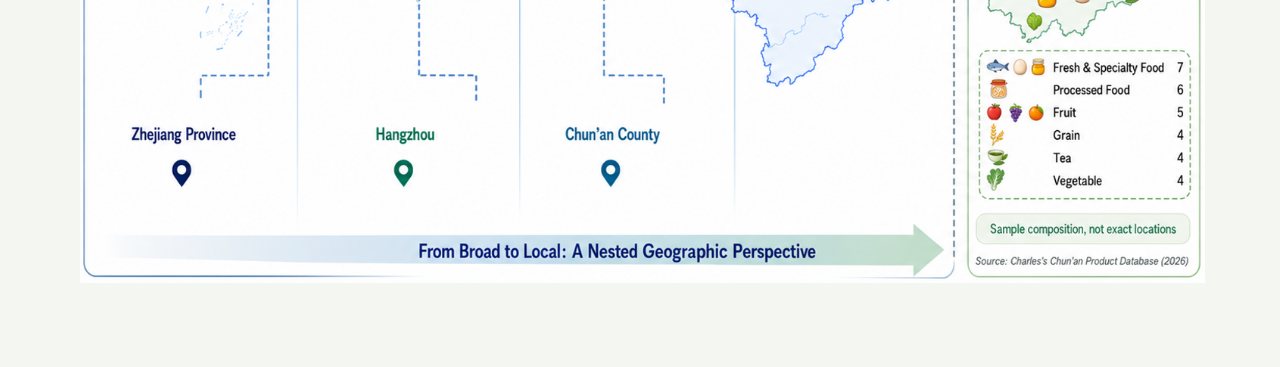
<file: story.html>
<!doctype html>
<html lang="en">
<head>
  <meta charset="utf-8">
  <meta name="viewport" content="width=device-width, initial-scale=1">
  <meta name="theme-color" content="#f4f6f2">
  <title>Research Story | Chun'an Information Gap Project</title>
  <link rel="stylesheet" href="site.css">
</head>
<body>
  <header class="site-header">
    <div class="header-inner">
      <div class="brand-row"><a class="brand" href="index.html">Chun'an Information Gap Project</a></div>
      <nav class="main-nav" aria-label="Main navigation">
        <a href="index.html">Home</a>
        <a href="story.html" aria-current="page">Research Story</a>
        <a href="design.html">Research Design</a>
        <a href="data.html">Data Gathering</a>
        <a href="analysis.html">Data Analysis</a>
        <a href="findings.html">Findings</a>
        <a href="match.html">Matching Tool</a>
      </nav>
    </div>
  </header>
  <main class="page">
    <h1>Research Story</h1>
    <p class="eyebrow"><br/>From a Trip to a County-Level Research Question</p>
    <h2>PERSONAL CONNECTION: WHY CHUN'AN?</h2>
    <section class="content-card">
      <p>I grew up in Hangzhou. During a family trip to Qiandao Lake in Chun'an County, I became curious about how this mountainous part of Hangzhou connects with consumers in the urban center. I began to wonder why communities within the same municipality could have such different market opportunities. That question became the starting point of this research.</p>
    </section>
    <h2>LOCAL CONTEXT: TWO SIDES OF HANGZHOU?</h2>
    <img src="./images/vs Hangzhou Table.png" style="width:822px; float:middle">
    <h2>THE SOCIAL PROBLEM</h2>
    <section class="content-card">
      <p>Chun'an has many distinctive agricultural products, yet their access to urban consumers may still be constrained by small-scale production, uneven standardization, logistics challenges, limited market visibility, and incomplete information about urban consumer demand.</p>
    </section>
    <h2>THE PARADOX</h2>
    <section class="content-card">
      <p>Distinctive rural products do not automatically translate into effective access to urban consumers.</p>
    </section>
    <h2>RESEARCH AREA</h2>
    <img src="./images/Research Story Picture.png" style="width:1125px; float:middle">
  </main>
</body>
</html>
</file>
<file: site.css>
:root {
  color-scheme: light;
  --paper: #f4f6f2;
  --surface: #ffffff;
  --ink: #1e2b24;
  --muted: #66736b;
  --line: #dce3dc;
  --accent: #327453;
  --accent-dark: #24583e;
  --accent-soft: #e7f1e9;
  font-family: "Microsoft YaHei UI", "Microsoft YaHei", Arial, sans-serif;
}

* { box-sizing: border-box; }
body { margin: 0; color: var(--ink); background: var(--paper); }
a { color: inherit; }
.site-header { background: var(--surface); border-bottom: 1px solid var(--line); }
.header-inner { width: min(1120px, calc(100% - 40px)); margin: 0 auto; }
.brand-row { display: flex; min-height: 76px; align-items: center; }
.brand { color: var(--accent-dark); font-size: 20px; font-weight: 700; text-decoration: none; }
.main-nav { display: flex; flex-wrap: wrap; gap: 4px; padding: 0 0 12px; }
.main-nav a { padding: 10px 12px; border-radius: 4px; color: var(--muted); font-size: 14px; text-decoration: none; }
.main-nav a:hover, .main-nav a:focus-visible { color: var(--accent-dark); background: var(--accent-soft); }
.main-nav a[aria-current="page"] { color: var(--accent-dark); background: var(--accent-soft); font-weight: 700; }
.main-nav a[href="match.html"] { color: #fff; background: var(--accent); font-weight: 700; }
.main-nav a[href="match.html"]:hover { background: var(--accent-dark); }
.main-nav a:focus-visible, .brand:focus-visible { outline: 3px solid #98c9a9; outline-offset: 2px; }
.page { width: min(1120px, calc(100% - 40px)); min-height: calc(100vh - 150px); margin: 0 auto; padding: 58px 0 80px; }
.eyebrow { margin: 0 0 10px; color: var(--accent); font-size: 13px; font-weight: 700; letter-spacing: .06em; text-transform: uppercase; }
h1 { margin: 0; font-size: clamp(30px, 5vw, 46px); line-height: 1.2; }
.intro { max-width: 720px; margin: 18px 0 0; color: var(--muted); font-size: 17px; line-height: 1.8; }
.content-card { max-width: 820px; margin-top: 34px; padding: 28px; background: var(--paper); border: 1px solid var(--accent); border-radius: 6px; }
.content-card p { margin: 0; color: var(--muted); font-size: 16px; line-height: 1.9; }
.site-footer { padding: 22px 20px; border-top: 1px solid var(--line); color: var(--muted); text-align: center; font-size: 13px; }

@media (max-width: 700px) {
  .header-inner, .page { width: min(100% - 28px, 560px); }
  .brand-row { min-height: 64px; }
  .main-nav { gap: 2px; padding-bottom: 10px; }
  .main-nav a { padding: 9px 8px; font-size: 13px; }
  .page { min-height: calc(100vh - 145px); padding: 40px 0 56px; }
  .content-card { padding: 20px; }
}
</file>
